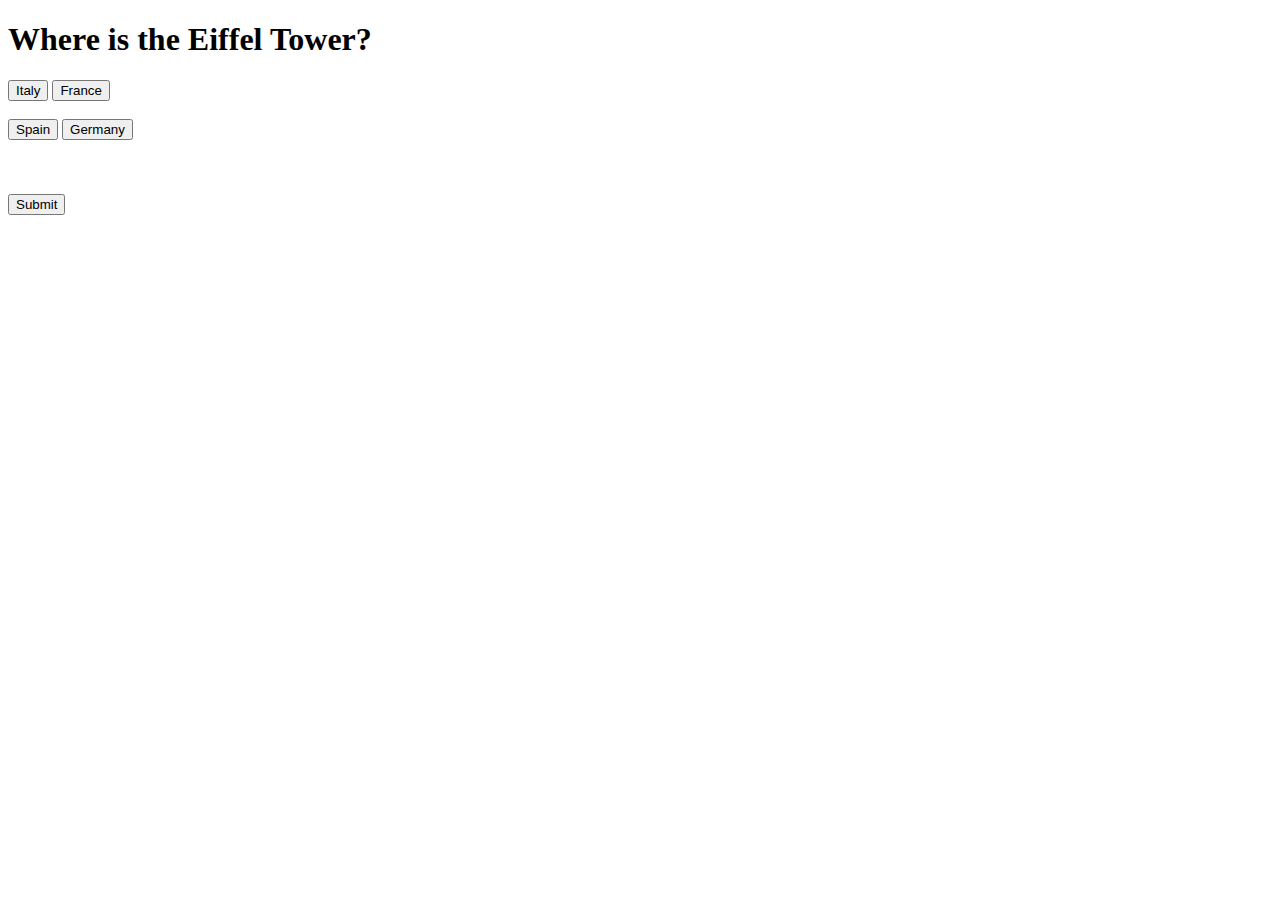
<file: index.html>
<!DOCTYPE html>
<html lang="en">
  <head>
    <meta charset="UTF-8" />
    <meta name="viewport" content="width=device-width, initial-scale=1.0" />
    <title>Quiz Game</title>
  </head>
  <body>
      <h1>Question</h1>

      <button id="option1"></button>

      <button id="option2"></button></br></br>

      <button id="option3"></button>

      <button id="option4"></button></br></br></br></br>

      <button type="button" id="submitAnswer">Submit</button>

    <p id="score"></p>

    <script src="script-kaegen.js"></script>
  </body>
</html>
</file>
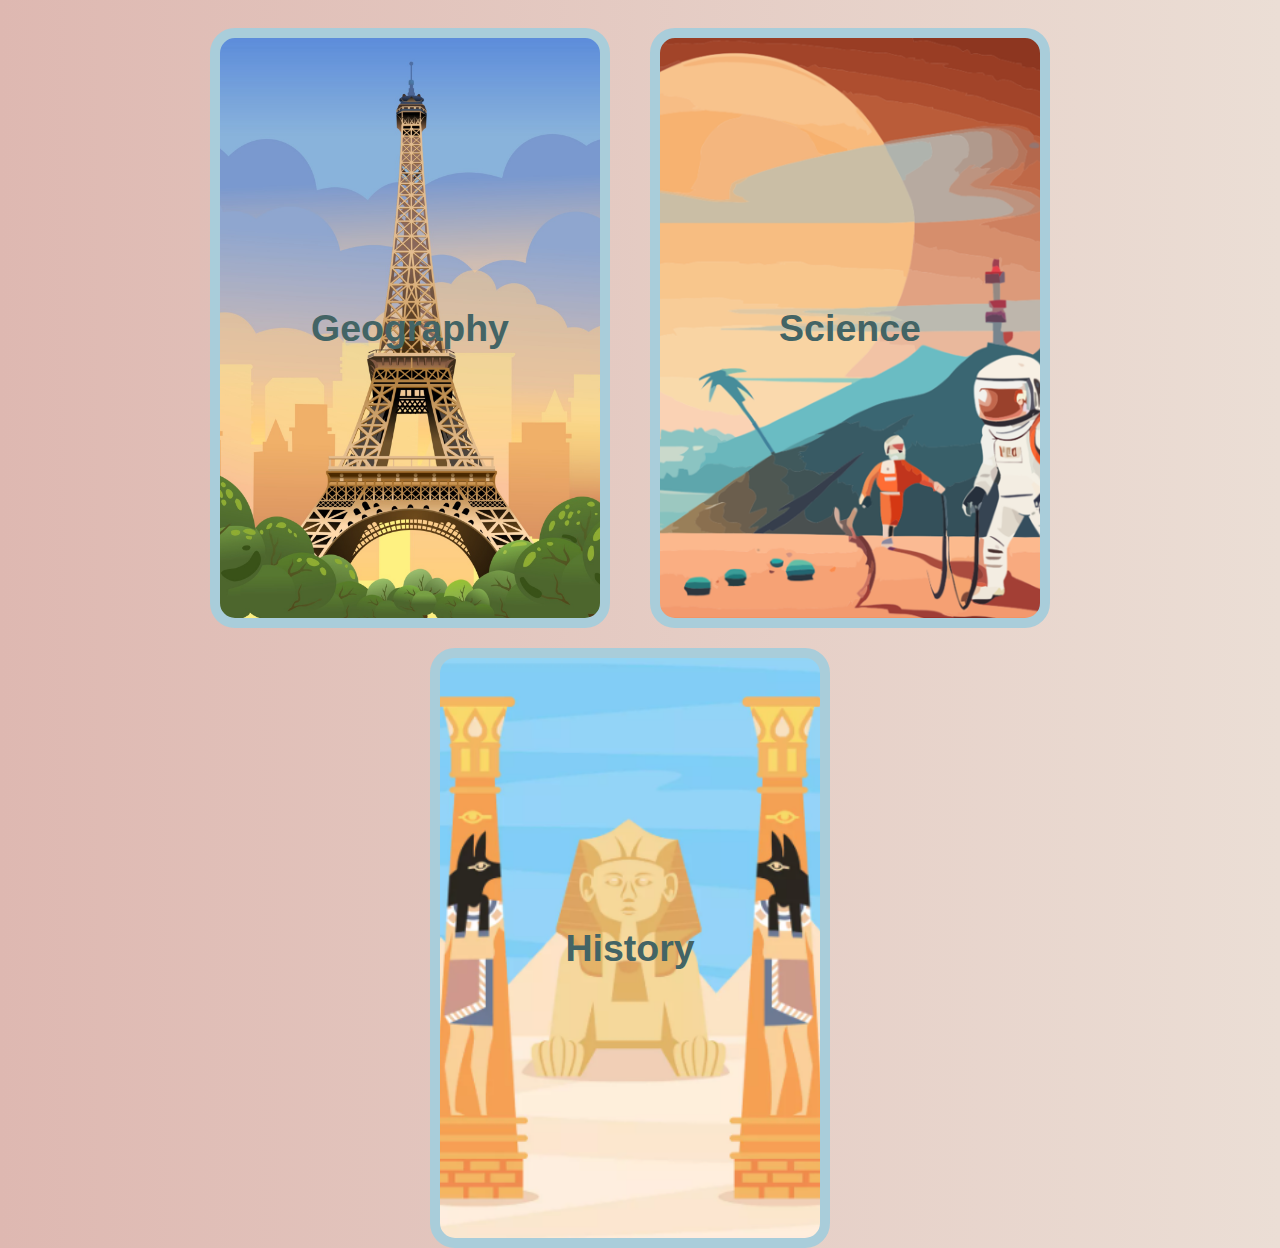
<file: quizPage.html>
<!DOCTYPE html>
<html lang="en">
  <head>
    <meta charset="UTF-8" />
    <meta name="viewport" content="width=device-width, initial-scale=1.0" />
    <title>Quiz Game</title>

    <link rel="stylesheet" href="style.css" />
  </head>

  <body>
    <div id="options">
      <button id="geography-btn">Geography</button>
      <button id="science-btn">Science</button>
      <button id="history-btn">History</button>
    </div>

    <div id="quizUI">
      <div class="progress-bar-container">
        <div class="progress-bar">Question: 1/10</div>
      </div>

      <h1>Question</h1>

      <div id="options-panel">
        <div>
          <button id="option1"></button>

          <button id="option2"></button>
        </div>
        <div>
          <button id="option3"></button>

          <button id="option4"></button>
        </div>
      </div>
      <div class="timer">00:30</div>
      <button type="button" id="submitAnswer">Submit</button>

      <button type="button" id="resetButton1">Return Home</button>
      <div class="live-points"></div>
    </div>
    <div id="scoreCard">
      <h2>Your Score:</h2>
      <p id="score"></p>
      <div id="resultsList"></div>
      <button type="button" id="resetButton2">Return Home</button>
    </div>
    <script src="script.js"></script>
  </body>
</html>
</file>
<file: style.css>
* {
  font-family: "Lucida Sans", "Lucida Sans Regular", "Lucida Grande",
    "Lucida Sans Unicode", Geneva, Verdana, sans-serif;
  color: #436465;
  box-sizing: border-box;
  font-size: 25px;
}

body {
  height: 100vh;
  background-image: linear-gradient(to right, #deb8b1, #ebded5);
  display: flex;
  flex-wrap: wrap;
  padding: 20px;
  justify-content: center;
  align-items: center;
}

#options {
  display: flex;
  flex-wrap: wrap;
  justify-content: center;
  align-items: center;
  gap: 20px;
}

#geography-btn,
#science-btn,
#history-btn {
  height: 600px;
  width: 400px;

  border: solid;
  border-width: 10px;
  border-color: #A9CDDA;
  border-radius: 25px;

  background-repeat: no-repeat;
  background-size: cover;
  background-position: center;
  margin-right: 20px;

  color: #436465;
  font-size: 1.5rem;
  font-weight: bolder;

  transition-duration: 100ms;
}

#geography-btn:hover,
#science-btn:hover,
#history-btn:hover {
  font-size: 2.2rem;

  border-color: #8FC5C7;
  box-shadow: 0 10px 10px 0 gray;
}

#geography-btn {
  background-image: url(/image/eifeltower_generated.jpg);
}

#science-btn {
  background-image: url(/image/science-img.PNG);
}

#history-btn {
  background-image: url(/image/history-img.jpeg);
}

#quizUI,
#scoreCard {

  display: flex;
  flex-direction: column;
  justify-content: space-evenly;
  align-items: center;

  border: solid;
  border-width: 9px;
  border-color: #A9CDDA;
  border-radius: 25px;

  box-shadow: 0 10px 10px 0 gray;

  height: auto;
  width: 1000px;
  background-color: #F7F2EE;
  padding: 30px;
  margin: 20px auto;
}

#option1,
#option2,
#option3,
#option4 {
  height: 80px;
  width: 10em;
  margin: 8px;
  border: solid;
  border-radius: 10px;
  border-color: #A9CDDA;
  background-color: #F7F2EE;
  transition-duration: 100ms;
}

#option1:hover,
#option2:hover,
#option3:hover,
#option4:hover {
  box-shadow: 0 2px 2px 0 gray;
  border-color: #8FC5C7;
}

#submitAnswer {
  height: 80px;
  width: 21em;
  margin: 10px;
  border: solid 3px;
  border-radius: 10px;
  border-color: #8FC5C7;
  background-color: #8FC5C7;
  transition-duration: 100ms;
}

#submitAnswer:hover {
  box-shadow: 0 5px 10px 0 gray;
  transform: translateY(-3px);
}

#resetButton1,
#resetButton2 {
  border: none;
  height: 80px;
  width: 80%;
  background-color: #F7F2EE;
  transition: all 0, 2s ease-in-out;
}

#resetButton1:hover,
#resetButton2:hover {
  color: #8FC5C7;
  font-size: 1.1rem;
}


@media screen and (max-width: 600px) {

  #geography-btn,
  #science-btn,
  #history-btn {
    width: 80%;
    height: 200px;
    color: #334b4c;
  }

  #quizUI,
  #scoreCard {
    justify-content: center;
    align-items: center;
    width: 90%;
  }

  #options-panel{
    display: flex;
    flex-direction: column;
    justify-content: center;
    align-items: center;
  }

  #submitAnswer {
    width: 10em;
  }
}
</file>
